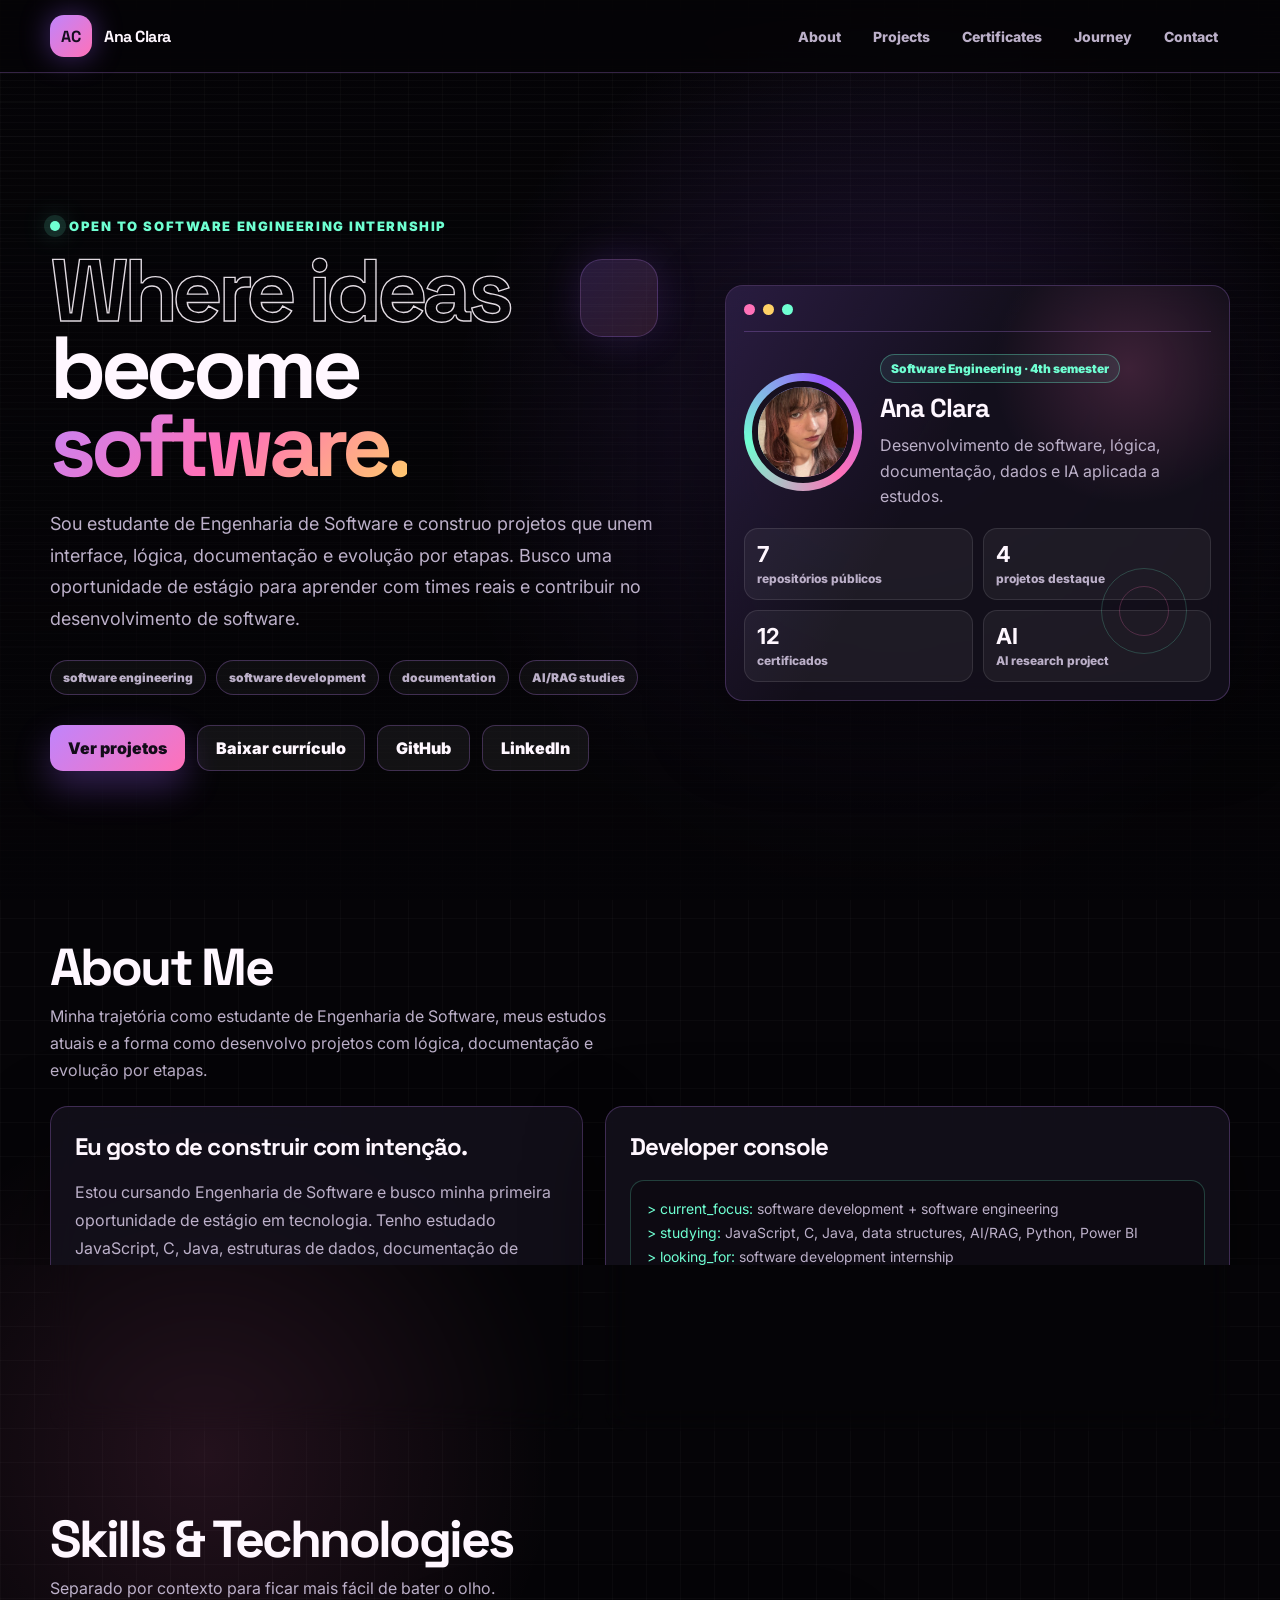
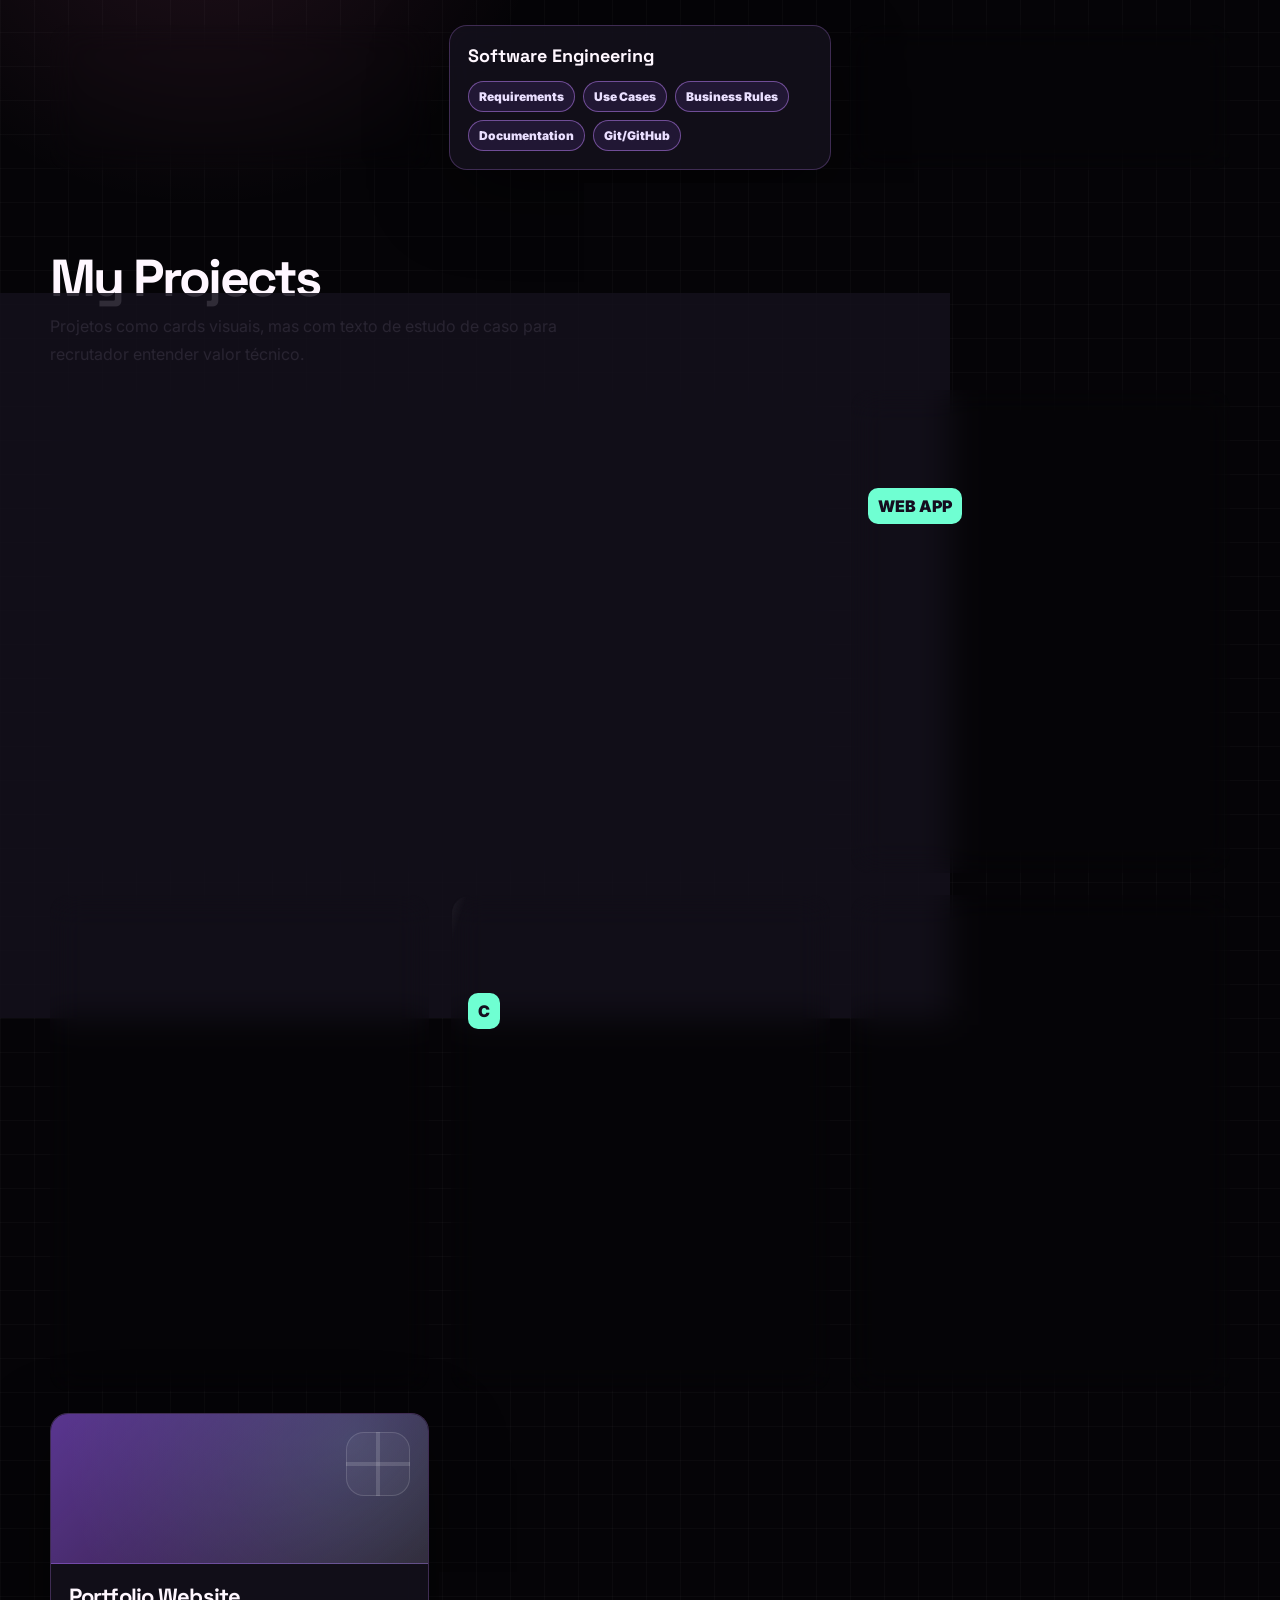
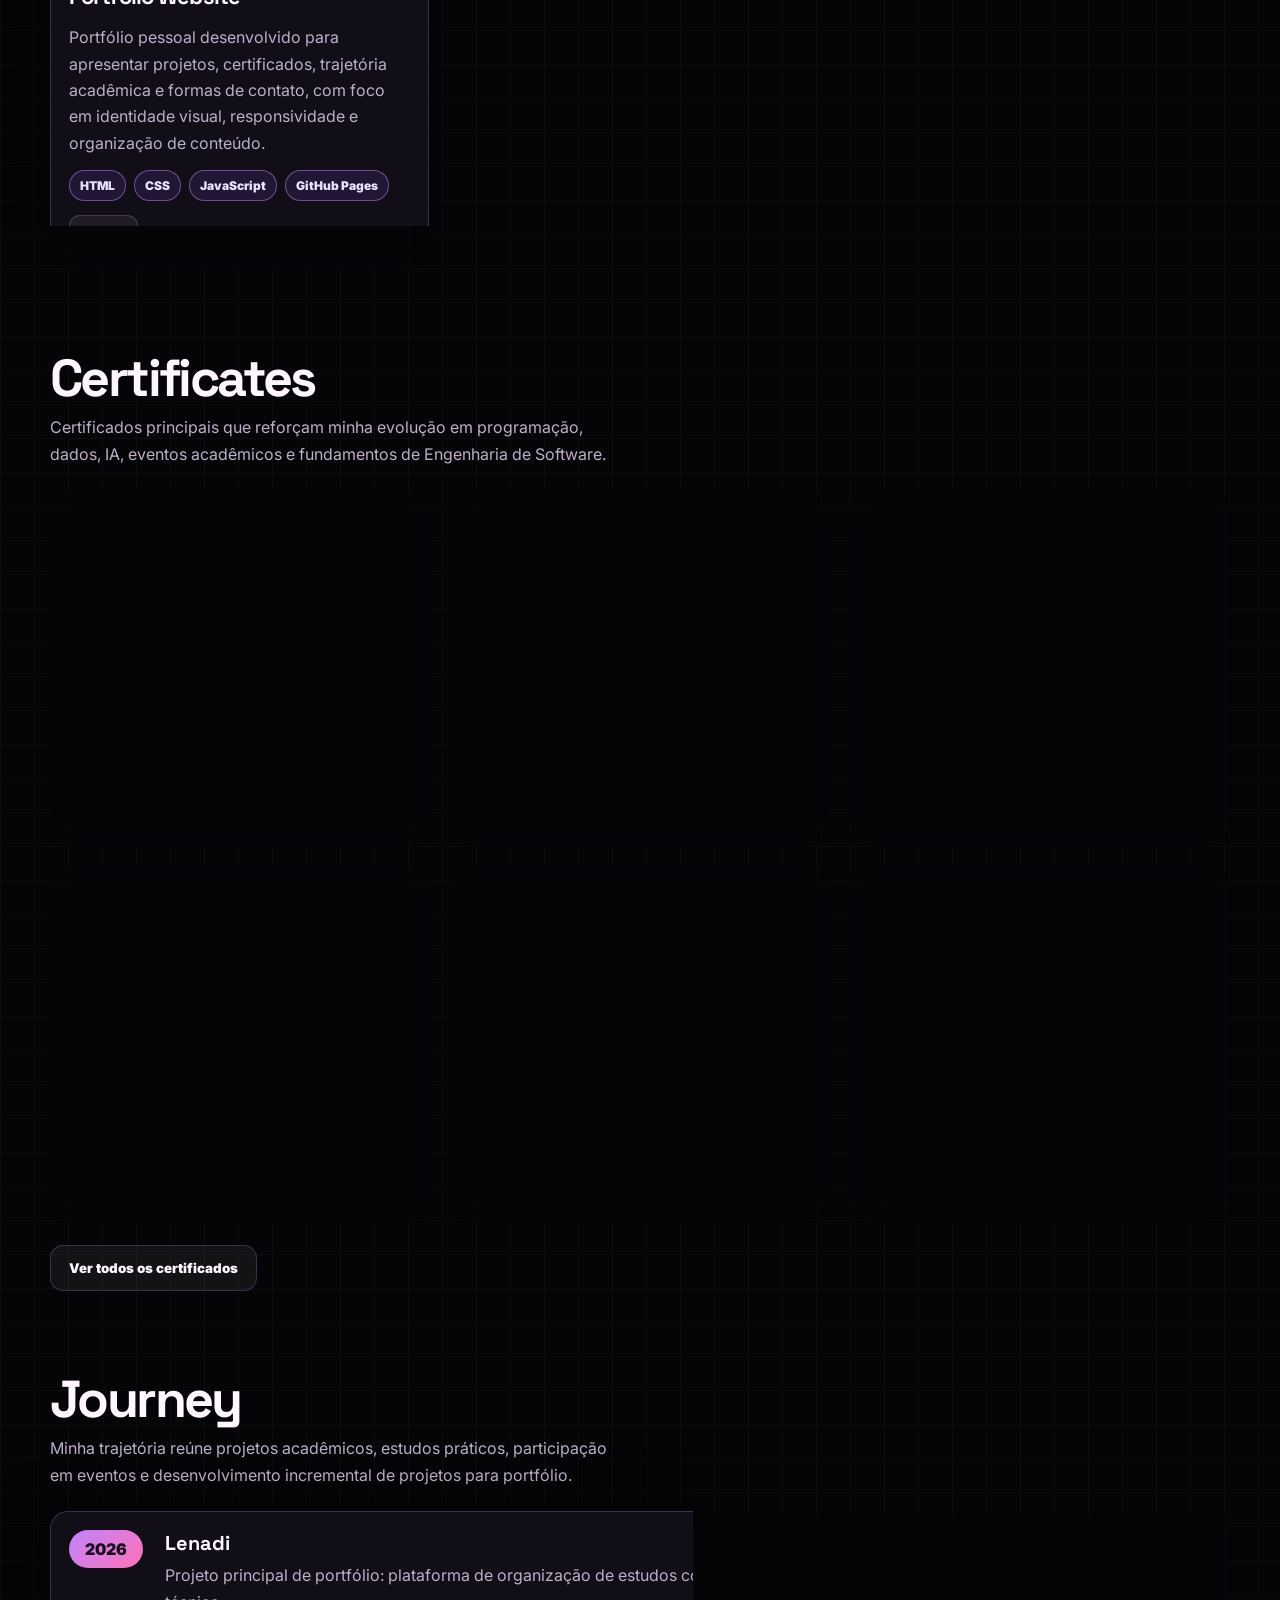
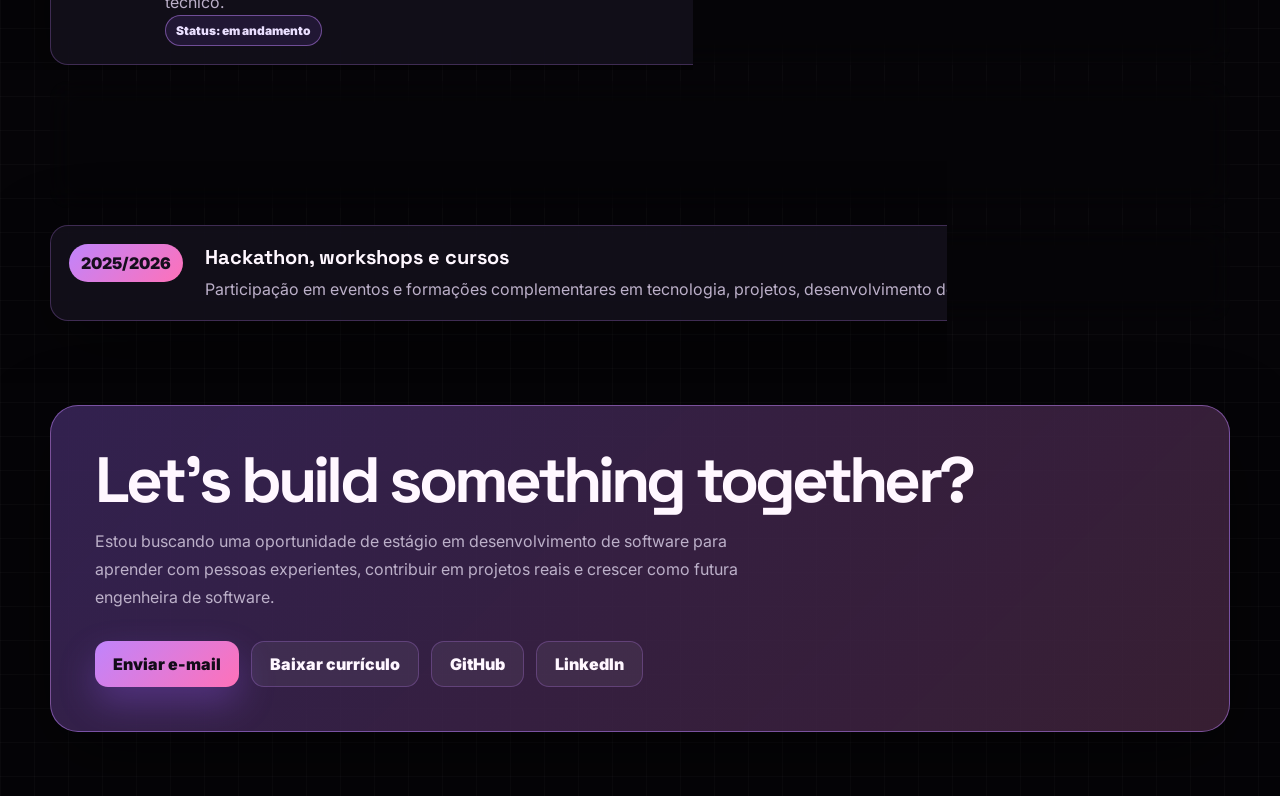
<file: index.html>
﻿<!DOCTYPE html>
<html lang="pt-BR">
<head>
  <meta charset="UTF-8">
  <meta name="viewport" content="width=device-width, initial-scale=1.0">
  <title>Ana Clara | Software Engineering Portfolio</title>
  <link rel="preconnect" href="https://fonts.googleapis.com">
  <link rel="preconnect" href="https://fonts.gstatic.com" crossorigin>
  <link href="https://fonts.googleapis.com/css2?family=Inter:wght@400;500;600;700;800;900&family=Space+Grotesk:wght@600;700&display=swap" rel="stylesheet">
  <link rel="stylesheet" href="style.css">
</head>
<body>
  <header class="topbar">
    <div class="shell topbar-inner">
      <a class="brand" href="#home">
        <span class="brand-mark">AC</span>
        <span>Ana Clara</span>
      </a>
      <nav class="nav" aria-label="Menu principal">
        <a href="#about">About</a>
        <a href="#projects">Projects</a>
        <a href="#certificates">Certificates</a>
        <a href="#timeline">Journey</a>
        <a href="#contact">Contact</a>
      </nav>
    </div>
  </header>

  <main id="home" class="shell">
    <section class="hero">
      <div class="hero-copy">
        <span class="kicker">Open to Software Engineering Internship</span>
        <h1><span class="outline">Where ideas</span> become <span class="gradient-text">software.</span></h1>
        <p class="lead">
          Sou estudante de Engenharia de Software e construo projetos que unem interface, lógica, documentação e evolução por etapas.
          Busco uma oportunidade de estágio para aprender com times reais e contribuir no desenvolvimento de software.
        </p>
        <div class="hero-signal" aria-label="Destaques técnicos">
          <span class="signal-chip">software engineering</span>
          <span class="signal-chip">software development</span>
          <span class="signal-chip">documentation</span>
          <span class="signal-chip">AI/RAG studies</span>
        </div>
        <div class="actions">
          <a class="btn btn-primary" href="#projects">Ver projetos</a>
          <a class="btn" href="./Curriculo_AnaClaraGomesDeAndrade.pdf" download="Ana-Clara-Gomes-de-Andrade-Curriculo.pdf" target="_blank" rel="noopener">Baixar currículo</a>
          <a class="btn" href="https://github.com/naclaragsd">GitHub</a>
          <a class="btn" href="https://linkedin.com/in/anaclaragsd">LinkedIn</a>
        </div>
      </div>

      <aside class="system-card" aria-label="Painel de perfil">
        <div class="window-bar">
          <span class="dot"></span>
          <span class="dot"></span>
          <span class="dot"></span>
        </div>
        <div class="profile-system">
          <div class="avatar-row">
            <div class="avatar-frame">
              <img src="img/foto-ana-clara.jpeg" alt="Foto de Ana Clara">
            </div>
            <div>
              <span class="level">Software Engineering · 4th semester</span>
              <h2>Ana Clara</h2>
              <p>Desenvolvimento de software, lógica, documentação, dados e IA aplicada a estudos.</p>
            </div>
          </div>

          <div class="stat-grid">
            <div class="stat">
              <strong>7</strong>
              <span>repositórios públicos</span>
            </div>
            <div class="stat">
              <strong>4</strong>
              <span>projetos destaque</span>
            </div>
            <div class="stat">
              <strong>12</strong>
              <span>certificados</span>
            </div>
            <div class="stat">
              <strong>AI</strong>
              <span>AI research project</span>
            </div>
          </div>
          <span class="system-orbit" aria-hidden="true"></span>
        </div>
      </aside>
    </section>

    <section id="about" class="section">
      <div class="section-heading">
        <div>
          <h2>About Me</h2>
          <p>Minha trajetória como estudante de Engenharia de Software, meus estudos atuais e a forma como desenvolvo projetos com lógica, documentação e evolução por etapas.</p>
        </div>
      </div>

      <div class="about-grid">
        <div class="panel">
          <h3>Eu gosto de construir com intenção.</h3>
          <p>
            Estou cursando Engenharia de Software e busco minha primeira oportunidade de estágio em tecnologia.
            Tenho estudado JavaScript, C, Java, estruturas de dados, documentação de software e conceitos de IA aplicada a estudos.
          </p>
          <p>
            Meus projetos não são apenas telas: eu procuro entender o problema, definir requisitos,
            documentar decisões, implementar funcionalidades e evoluir cada versão com organização.
          </p>
        </div>

        <div class="panel">
          <h3>Developer console</h3>
          <div class="mini-terminal">
            &gt; current_focus: <span>software development + software engineering</span><br>
            &gt; studying: <span>JavaScript, C, Java, data structures, AI/RAG, Python, Power BI</span><br>
            &gt; looking_for: <span>software development internship</span><br>
            &gt; location: <span>Cianorte/PR, Maringá/PR or remote</span><br>
            &gt; signature: <span>organized, curious, detail-oriented</span>
          </div>
        </div>
      </div>
    </section>

    <section class="section">
      <div class="section-heading">
        <div>
          <h2>Skills & Technologies</h2>
          <p>Separado por contexto para ficar mais fácil de bater o olho.</p>
        </div>
      </div>

      <div class="skill-grid">
        <div class="skill-card">
          <h3>Front-end</h3>
          <div class="chips">
            <span class="chip">HTML</span>
            <span class="chip">CSS</span>
            <span class="chip">JavaScript</span>
            <span class="chip">Responsive Design</span>
            <span class="chip">DOM</span>
          </div>
        </div>
        <div class="skill-card">
          <h3>Software Engineering</h3>
          <div class="chips">
            <span class="chip">Requirements</span>
            <span class="chip">Use Cases</span>
            <span class="chip">Business Rules</span>
            <span class="chip">Documentation</span>
            <span class="chip">Git/GitHub</span>
          </div>
        </div>
        <div class="skill-card">
          <h3>Programming & Studies</h3>
          <div class="chips">
            <span class="chip">C</span>
            <span class="chip">Java</span>
            <span class="chip">Data Structures</span>
            <span class="chip">Algorithms</span>
            <span class="chip">RAG</span>
            <span class="chip">Python</span>
            <span class="chip">Power BI</span>
          </div>
        </div>
      </div>
    </section>

    <section id="projects" class="section">
      <div class="section-heading">
        <div>
          <h2>My Projects</h2>
          <p>Projetos como cards visuais, mas com texto de estudo de caso para recrutador entender valor técnico.</p>
        </div>
      </div>

      <div class="project-grid">
        <article class="project-card featured" data-repo-url="https://github.com/naclaragsd/lenadi">
          <div class="project-art">
            <span class="pixel-badge">MAIN QUEST</span>
            <span class="chip">Software Engineering</span>
          </div>
          <div class="project-body">
            <h3>Lenadi</h3>
            <p>
              <strong>Status:</strong> In development · <strong>Type:</strong> Study management platform ·
              <strong>Stack:</strong> HTML, CSS, JavaScript, LocalStorage
            </p>
            <p>
              Plataforma de gerenciamento de estudos desenvolvida com HTML, CSS e JavaScript, focada em CRUD de disciplinas
              e tarefas, persistência com LocalStorage, filtros, cálculo de progresso e documentação de requisitos,
              regras de negócio e casos de uso.
            </p>
            <div class="chips">
              <span class="chip">JavaScript</span>
              <span class="chip">LocalStorage</span>
              <span class="chip">CRUD</span>
              <span class="chip">Use Cases</span>
              <span class="chip">Documentation</span>
            </div>
            <div class="project-links">
              <a class="tiny-link" href="https://github.com/naclaragsd/lenadi">GitHub</a>
            </div>
          </div>
        </article>

        <article class="project-card" data-repo-url="https://github.com/naclaragsd/portalDoCidadaoAEP_2026">
          <div class="project-art">
            <span class="pixel-badge">WEB APP</span>
          </div>
          <div class="project-body">
            <h3>Portal do Cidadão</h3>
            <p>
              Aplicação acadêmica voltada à participação cidadã, com cadastro de propostas, comentários, curtidas,
              filtros e validações. Projeto focado em lógica de interface, manipulação de dados e organização de funcionalidades.
            </p>
            <div class="chips">
              <span class="chip">JavaScript</span>
              <span class="chip">Filters</span>
              <span class="chip">Validation</span>
              <span class="chip">OOP</span>
            </div>
            <div class="project-links">
              <a class="tiny-link" href="https://github.com/naclaragsd/portalDoCidadaoAEP_2026">GitHub</a>
            </div>
          </div>
        </article>

        <article class="project-card" data-repo-url="https://github.com/naclaragsd/houseService">
          <div class="project-art">
            <span class="pixel-badge">UI</span>
          </div>
          <div class="project-body">
            <h3>House Service</h3>
            <p>
              Landing page responsiva para um serviço de conexão entre clientes e profissionais domésticos,
              com foco em estrutura visual, experiência do usuário, responsividade e apresentação comercial.
            </p>
            <div class="chips">
              <span class="chip">HTML</span>
              <span class="chip">CSS</span>
              <span class="chip">JavaScript</span>
              <span class="chip">Responsive Design</span>
            </div>
            <div class="project-links">
              <a class="tiny-link" href="https://naclaragsd.github.io/houseService/">Live Demo</a>
              <a class="tiny-link" href="https://github.com/naclaragsd/houseService">GitHub</a>
            </div>
          </div>
        </article>

        <article class="project-card" data-repo-url="https://github.com/naclaragsd/EstruturaDeDados_2026">
          <div class="project-art">
            <span class="pixel-badge">C</span>
          </div>
          <div class="project-body">
            <h3>Estrutura de Dados</h3>
            <p>
              Exercícios e implementações em C para praticar lógica, ponteiros, structs, memória dinâmica,
              pilhas, filas e listas encadeadas.
            </p>
            <div class="chips">
              <span class="chip">C</span>
              <span class="chip">Algorithms</span>
              <span class="chip">Data Structures</span>
              <span class="chip">Pointers</span>
            </div>
            <div class="project-links">
              <a class="tiny-link" href="https://github.com/naclaragsd/EstruturaDeDados_2026">GitHub</a>
            </div>
          </div>
        </article>

        <article class="project-card" data-repo-url="https://github.com/naclaragsd/pooJava_2026">
          <div class="project-art">
            <span class="pixel-badge">JAVA</span>
          </div>
          <div class="project-body">
            <h3>POO em Java</h3>
            <p>
              Repositório acadêmico com exercícios e mini projetos de Programação Orientada a Objetos em Java,
              explorando classes, herança, polimorfismo e encapsulamento.
            </p>
            <div class="chips">
              <span class="chip">Java</span>
              <span class="chip">OOP</span>
              <span class="chip">Classes</span>
            </div>
            <div class="project-links">
              <a class="tiny-link" href="https://github.com/naclaragsd/pooJava_2026">GitHub</a>
            </div>
          </div>
        </article>

        <article class="project-card" data-repo-url="https://github.com/naclaragsd/Portfolio_website">
          <div class="project-art">
            <span class="pixel-badge">PORTFOLIO</span>
          </div>
          <div class="project-body">
            <h3>Portfolio Website</h3>
            <p>
              Portfólio pessoal desenvolvido para apresentar projetos, certificados, trajetória acadêmica e formas de contato,
              com foco em identidade visual, responsividade e organização de conteúdo.
            </p>
            <div class="chips">
              <span class="chip">HTML</span>
              <span class="chip">CSS</span>
              <span class="chip">JavaScript</span>
              <span class="chip">GitHub Pages</span>
            </div>
            <div class="project-links">
              <a class="tiny-link" href="https://github.com/naclaragsd/Portfolio_website">GitHub</a>
            </div>
          </div>
        </article>
      </div>
    </section>

    <section id="certificates" class="section">
      <div class="section-heading">
        <div>
          <h2>Certificates</h2>
          <p>Certificados principais que reforçam minha evolução em programação, dados, IA, eventos acadêmicos e fundamentos de Engenharia de Software.</p>
        </div>
      </div>

      <div class="certificate-grid">
        <article class="certificate-card">
          <div class="certificate-image-wrapper">
            <img src="certificados/python-bradesco.png" alt="Certificado Python Básico">
          </div>
          <div class="certificate-content">
            <h3>Python Básico</h3>
            <p>Base de programação com Python, reforçando lógica, sintaxe, estruturas básicas e resolução de problemas.</p>
            <span class="certificate-tag">Programming</span>
            <div class="certificate-card-actions">
              <button class="certificate-link" type="button">Abrir certificado</button>
            </div>
          </div>
        </article>
        <article class="certificate-card">
          <div class="certificate-image-wrapper">
            <img src="certificados/certificadoJS.png" alt="Certificado JavaScript Fundamentals">
          </div>
          <div class="certificate-content">
            <h3>JavaScript Fundamentals</h3>
            <p>Lógica de programação aplicada ao desenvolvimento web e manipulação de funcionalidades com JavaScript.</p>
            <span class="certificate-tag">Programming</span>
            <div class="certificate-card-actions">
              <button class="certificate-link" type="button">Abrir certificado</button>
            </div>
          </div>
        </article>
        <article class="certificate-card">
          <div class="certificate-image-wrapper">
            <img src="certificados/analise-dados-power-bi-bradesco.png" alt="Certificado Análise de Dados no Power BI">
          </div>
          <div class="certificate-content">
            <h3>Análise de Dados no Power BI</h3>
            <p>Análise e visualização de dados com Microsoft Power BI, dando continuidade aos fundamentos estudados anteriormente.</p>
            <span class="certificate-tag">Data</span>
            <div class="certificate-card-actions">
              <button class="certificate-link" type="button">Abrir certificado</button>
            </div>
          </div>
        </article>
        <article class="certificate-card">
          <div class="certificate-image-wrapper">
            <img src="certificados/ia-pesquisa-software.png" alt="Certificado IA para Pesquisa Científica e Produção de Software">
          </div>
          <div class="certificate-content">
            <h3>IA para Pesquisa Científica e Produção de Software</h3>
            <p>Evento sobre uso de Inteligência Artificial em pesquisa científica e desenvolvimento de software.</p>
            <span class="certificate-tag">AI</span>
            <div class="certificate-card-actions">
              <button class="certificate-link" type="button">Abrir certificado</button>
            </div>
          </div>
        </article>
        <article class="certificate-card">
          <div class="certificate-image-wrapper">
            <img src="certificados/certificadoHackathon.png" alt="Certificado Hackathon UniCesumar">
          </div>
          <div class="certificate-content">
            <h3>Hackathon UniCesumar</h3>
            <p>Evento prático de tecnologia, colaboração, resolução de problemas e construção de soluções em equipe.</p>
            <span class="certificate-tag">Event</span>
            <div class="certificate-card-actions">
              <button class="certificate-link" type="button">Abrir certificado</button>
            </div>
          </div>
        </article>
        <article class="certificate-card">
          <div class="certificate-image-wrapper">
            <img src="certificados/certificadoRegrasEModelosDeNegocio.png" alt="Certificado Regras e Modelos de Negócio">
          </div>
          <div class="certificate-content">
            <h3>Business Rules</h3>
            <p>Base importante para entender produto, requisitos, regras de negócio e decisões de software.</p>
            <span class="certificate-tag">Software Engineering</span>
            <div class="certificate-card-actions">
              <button class="certificate-link" type="button">Abrir certificado</button>
            </div>
          </div>
        </article>
      </div>

      <div class="certificate-grid certificates-secondary" id="all-certificates" aria-hidden="true">
        <article class="certificate-card">
          <div class="certificate-image-wrapper">
            <img src="certificados/certificadoHTML.png" alt="Certificado HTML Fundamentals">
          </div>
          <div class="certificate-content">
            <h3>HTML Fundamentals</h3>
            <p>Base de estrutura web e semântica para construção de páginas.</p>
            <span class="certificate-tag">Front-end</span>
            <div class="certificate-card-actions">
              <button class="certificate-link" type="button">Abrir certificado</button>
            </div>
          </div>
        </article>
        <article class="certificate-card">
          <div class="certificate-image-wrapper">
            <img src="certificados/certificadoCSS.png" alt="Certificado CSS Fundamentals">
          </div>
          <div class="certificate-content">
            <h3>CSS Fundamentals</h3>
            <p>Estilização, layout responsivo e organização visual.</p>
            <span class="certificate-tag">Front-end</span>
            <div class="certificate-card-actions">
              <button class="certificate-link" type="button">Abrir certificado</button>
            </div>
          </div>
        </article>
        <article class="certificate-card">
          <div class="certificate-image-wrapper">
            <img src="certificados/certificadoGerenciamentoDeProjetos.png" alt="Certificado Gerenciamento de Projetos">
          </div>
          <div class="certificate-content">
            <h3>Project Management</h3>
            <p>Noções de projetos, organização e trabalho orientado a entrega.</p>
            <span class="certificate-tag">Management</span>
            <div class="certificate-card-actions">
              <button class="certificate-link" type="button">Abrir certificado</button>
            </div>
          </div>
        </article>
        <article class="certificate-card">
          <div class="certificate-image-wrapper">
            <img src="certificados/fundamentos-ti-bradesco.png" alt="Certificado Fundamentos de TI: Hardware e Software">
          </div>
          <div class="certificate-content">
            <h3>Fundamentos de TI: Hardware e Software</h3>
            <p>Conceitos introdutórios sobre componentes de hardware, software e fundamentos da área de tecnologia.</p>
            <span class="certificate-tag">IT Fundamentals</span>
            <div class="certificate-card-actions">
              <button class="certificate-link" type="button">Abrir certificado</button>
            </div>
          </div>
        </article>
        <article class="certificate-card">
          <div class="certificate-image-wrapper">
            <img src="certificados/power-bi-bradesco.png" alt="Certificado Introdução à Análise de Dados com Power BI">
          </div>
          <div class="certificate-content">
            <h3>Introdução à Análise de Dados com Power BI</h3>
            <p>Primeiros conceitos de análise de dados e visualização de informações utilizando Microsoft Power BI.</p>
            <span class="certificate-tag">Data</span>
            <div class="certificate-card-actions">
              <button class="certificate-link" type="button">Abrir certificado</button>
            </div>
          </div>
        </article>
        <article class="certificate-card">
          <div class="certificate-image-wrapper">
            <img src="certificados/fluencia-ia-bradesco.png" alt="Certificado Fluência em Inteligência Artificial">
          </div>
          <div class="certificate-content">
            <h3>Fluência em Inteligência Artificial</h3>
            <p>Formação introdutória sobre conceitos e uso da Inteligência Artificial, realizada pela Fundação Bradesco com conteúdo da Microsoft.</p>
            <span class="certificate-tag">AI</span>
            <div class="certificate-card-actions">
              <button class="certificate-link" type="button">Abrir certificado</button>
            </div>
          </div>
        </article>
        <!-- TODO: adicionar aqui outros certificados futuros quando existirem no projeto. -->
      </div>

      <div class="actions certificate-actions">
        <button class="btn" type="button" id="toggle-certificates" aria-expanded="false" aria-controls="all-certificates">
          Ver todos os certificados
        </button>
      </div>
    </section>

    <section id="timeline" class="section">
      <div class="section-heading">
        <div>
          <h2>Journey</h2>
          <p>Minha trajetória reúne projetos acadêmicos, estudos práticos, participação em eventos e desenvolvimento incremental de projetos para portfólio.</p>
        </div>
      </div>

      <div class="timeline">
        <article class="timeline-item">
          <span class="year">2026</span>
          <div>
            <h3>Lenadi</h3>
            <p>
              Projeto principal de portfólio: plataforma de organização de estudos com documentação, requisitos,
              CRUD, LocalStorage e roadmap técnico.
            </p>
            <div class="chips">
              <span class="chip">Status: em andamento</span>
            </div>
          </div>
        </article>
        <article class="timeline-item">
          <span class="year">2026</span>
          <div>
            <h3>Iniciação Científica com IA</h3>
            <p>
              Participação em pesquisa sobre automação inteligente de revisões sistemáticas,
              com estudos envolvendo IA, RAG e Google Workspace.
            </p>
            <div class="chips">
              <span class="chip">Status: fase inicial</span>
            </div>
          </div>
        </article>
        <article class="timeline-item">
          <span class="year">2025/2026</span>
          <div>
            <h3>Hackathon, workshops e cursos</h3>
            <p>Participação em eventos e formações complementares em tecnologia, projetos, desenvolvimento de software e regras de negócio.</p>
          </div>
        </article>
      </div>
    </section>

    <section id="contact" class="contact">
      <h2>Let's build something together?</h2>
      <p>
        Estou buscando uma oportunidade de estágio em desenvolvimento de software para aprender com pessoas experientes,
        contribuir em projetos reais e crescer como futura engenheira de software.
      </p>
      <div class="actions">
        <a class="btn btn-primary" href="https://mail.google.com/mail/?view=cm&fs=1&to=aninhaandrade888@gmail.com" target="_blank" rel="noopener">Enviar e-mail</a>
        <a class="btn" href="./Curriculo_AnaClaraGomesDeAndrade.pdf" download="Ana-Clara-Gomes-de-Andrade-Curriculo.pdf" target="_blank" rel="noopener">Baixar currículo</a>
        <a class="btn" href="https://github.com/naclaragsd">GitHub</a>
        <a class="btn" href="https://linkedin.com/in/anaclaragsd">LinkedIn</a>
      </div>
    </section>
  </main>

  <div class="certificate-modal" id="certificate-modal" aria-hidden="true" role="dialog" aria-modal="true" aria-labelledby="certificate-modal-title">
    <div class="certificate-modal-dialog" role="document">
      <div class="certificate-modal-header">
        <h3 class="certificate-modal-title" id="certificate-modal-title">Certificado</h3>
        <button class="certificate-modal-close" type="button" aria-label="Fechar visualização do certificado">×</button>
      </div>
      <div class="certificate-modal-body" id="certificate-modal-body"></div>
    </div>
  </div>
  <script src="script.js?v=project-card-links"></script>
</body>
</html>
</file>
<file: style.css>
﻿:root {
      --bg: #050407;
      --bg-2: #0d0914;
      --panel: rgba(20, 17, 28, 0.88);
      --panel-2: rgba(29, 23, 40, 0.92);
      --text: #fff7ff;
      --muted: #bcb0c9;
      --soft: #7f718f;
      --purple: #9b5cff;
      --purple-2: #c084fc;
      --pink: #ff71b8;
      --green: #6fffd2;
      --yellow: #ffd166;
      --border: rgba(192, 132, 252, 0.26);
      --border-strong: rgba(192, 132, 252, 0.5);
      --shadow: 0 24px 80px rgba(0, 0, 0, 0.48);
      --radius: 18px;
    }

    * {
      box-sizing: border-box;
    }

    html {
      scroll-behavior: smooth;
    }

    body {
      margin: 0;
      color: var(--text);
      font-family: Inter, Arial, sans-serif;
      background:
        radial-gradient(circle at 70% 8%, rgba(155, 92, 255, 0.24), transparent 28rem),
        radial-gradient(circle at 16% 26%, rgba(255, 113, 184, 0.12), transparent 22rem),
        linear-gradient(rgba(255,255,255,0.025) 1px, transparent 1px),
        linear-gradient(90deg, rgba(255,255,255,0.025) 1px, transparent 1px),
        var(--bg);
      background-size: auto, auto, 34px 34px, 34px 34px, auto;
      overflow-x: hidden;
    }

    body::before {
      content: "";
      position: fixed;
      inset: 0;
      pointer-events: none;
      background:
        linear-gradient(180deg, transparent, rgba(5, 4, 7, 0.86)),
        repeating-linear-gradient(0deg, rgba(255,255,255,0.025) 0 1px, transparent 1px 7px);
      z-index: -1;
    }

    a {
      color: inherit;
      text-decoration: none;
    }

    img {
      max-width: 100%;
      display: block;
    }

    .shell {
      width: min(1180px, calc(100% - 40px));
      margin: 0 auto;
    }

    .topbar {
      position: sticky;
      top: 0;
      z-index: 20;
      background: rgba(5, 4, 7, 0.82);
      border-bottom: 1px solid var(--border);
      backdrop-filter: blur(18px);
    }

    .topbar-inner {
      min-height: 72px;
      display: flex;
      align-items: center;
      justify-content: space-between;
      gap: 24px;
    }

    .brand {
      display: flex;
      align-items: center;
      gap: 12px;
      font-family: "Space Grotesk", Inter, sans-serif;
      font-weight: 700;
      letter-spacing: -0.03em;
    }

    .brand-mark {
      width: 42px;
      height: 42px;
      display: grid;
      place-items: center;
      color: #150d1f;
      font-weight: 900;
      border-radius: 14px;
      background: linear-gradient(135deg, var(--purple-2), var(--pink));
      box-shadow: 0 0 30px rgba(155, 92, 255, 0.42);
    }

    .nav {
      display: flex;
      align-items: center;
      gap: 8px;
    }

    .nav a {
      padding: 10px 12px;
      color: var(--muted);
      font-size: 14px;
      font-weight: 800;
      border-radius: 999px;
    }

    .nav a:hover {
      color: var(--text);
      background: rgba(155, 92, 255, 0.13);
    }

    .hero {
      min-height: calc(100vh - 72px);
      display: grid;
      grid-template-columns: minmax(0, 1fr) minmax(340px, 0.78fr);
      gap: 28px;
      align-items: center;
      padding: 54px 0 42px;
    }

    .hero-copy {
      position: relative;
    }

    .hero-copy::after {
      content: "";
      position: absolute;
      right: 6%;
      top: 8%;
      width: 76px;
      height: 76px;
      border: 1px solid rgba(192, 132, 252, 0.22);
      border-radius: 22px;
      background:
        linear-gradient(135deg, rgba(155, 92, 255, 0.16), rgba(255, 113, 184, 0.1)),
        rgba(255, 255, 255, 0.03);
      box-shadow: 0 0 40px rgba(155, 92, 255, 0.16);
      animation: idle-window 5s ease-in-out infinite;
      pointer-events: none;
    }

    .hero-signal {
      display: flex;
      flex-wrap: wrap;
      gap: 10px;
      margin-top: 26px;
    }

    .signal-chip {
      position: relative;
      overflow: hidden;
      padding: 9px 12px;
      color: var(--muted);
      font-size: 12px;
      font-weight: 900;
      border: 1px solid rgba(192, 132, 252, 0.28);
      border-radius: 999px;
      background: rgba(255, 255, 255, 0.045);
    }

    .signal-chip::before {
      content: "";
      position: absolute;
      inset: 0;
      background: linear-gradient(90deg, transparent, rgba(255, 255, 255, 0.2), transparent);
      transform: translateX(-120%);
      animation: scan-chip 4s linear infinite;
    }

    .kicker {
      display: inline-flex;
      align-items: center;
      gap: 9px;
      margin-bottom: 18px;
      color: var(--green);
      font-size: 13px;
      font-weight: 900;
      text-transform: uppercase;
      letter-spacing: 0.12em;
    }

    .kicker::before {
      content: "";
      width: 10px;
      height: 10px;
      border-radius: 50%;
      background: var(--green);
      box-shadow: 0 0 0 6px rgba(111, 255, 210, 0.12), 0 0 24px rgba(111, 255, 210, 0.7);
    }

    h1,
    h2,
    h3 {
      font-family: "Space Grotesk", Inter, sans-serif;
    }

    h1 {
      max-width: 780px;
      margin: 0;
      font-size: clamp(48px, 7vw, 88px);
      line-height: 0.88;
      letter-spacing: -0.06em;
    }

    .outline {
      color: transparent;
      -webkit-text-stroke: 1.4px rgba(255, 247, 255, 0.88);
    }

    .gradient-text {
      color: transparent;
      background: linear-gradient(135deg, var(--purple-2), var(--pink), var(--yellow));
      -webkit-background-clip: text;
      background-clip: text;
    }

    .lead {
      max-width: 680px;
      margin: 24px 0 0;
      color: var(--muted);
      font-size: 18px;
      line-height: 1.75;
    }

    .actions {
      display: flex;
      flex-wrap: wrap;
      gap: 12px;
      margin-top: 30px;
    }

    .btn {
      display: inline-flex;
      align-items: center;
      justify-content: center;
      min-height: 46px;
      padding: 0 18px;
      color: var(--text);
      font-weight: 900;
      font-family: inherit;
      border: 1px solid var(--border);
      border-radius: 13px;
      background: rgba(255, 255, 255, 0.06);
      cursor: pointer;
      transition: transform 180ms ease, border-color 180ms ease, background 180ms ease, box-shadow 180ms ease, color 180ms ease;
    }

    .btn:hover {
      transform: translateY(-2px);
      border-color: var(--border-strong);
      background: rgba(155, 92, 255, 0.16);
    }

    .btn-primary {
      color: #130c19;
      border: 0;
      background: linear-gradient(135deg, var(--purple-2), var(--pink));
      box-shadow: 0 16px 36px rgba(155, 92, 255, 0.3);
    }

    .btn-primary:hover {
      color: #08050c;
      background: linear-gradient(135deg, #f1ddff, #ff8fc6);
      box-shadow: 0 18px 44px rgba(255, 113, 184, 0.36);
    }

    .system-card,
    .panel,
    .project-card,
    .skill-card,
    .certificate-card,
    .timeline-item {
      background: var(--panel);
      border: 1px solid var(--border);
      border-radius: var(--radius);
      box-shadow: var(--shadow);
      backdrop-filter: blur(16px);
    }

    .system-card {
      position: relative;
      overflow: hidden;
      padding: 18px;
    }

    .system-card::before {
      content: "";
      position: absolute;
      inset: 0;
      background:
        linear-gradient(120deg, rgba(155, 92, 255, 0.16), transparent 42%),
        radial-gradient(circle at 80% 20%, rgba(255, 113, 184, 0.18), transparent 26%);
      pointer-events: none;
    }

    .window-bar {
      position: relative;
      z-index: 1;
      display: flex;
      align-items: center;
      gap: 8px;
      padding-bottom: 16px;
      border-bottom: 1px solid var(--border);
    }

    .dot {
      width: 11px;
      height: 11px;
      border-radius: 50%;
      background: var(--pink);
    }

    .dot:nth-child(2) {
      background: var(--yellow);
    }

    .dot:nth-child(3) {
      background: var(--green);
    }

    .profile-system {
      position: relative;
      z-index: 1;
      display: grid;
      gap: 18px;
      padding-top: 22px;
    }

    .system-orbit {
      position: absolute;
      right: 24px;
      bottom: 28px;
      width: 86px;
      height: 86px;
      opacity: 0.72;
      pointer-events: none;
    }

    .system-orbit::before,
    .system-orbit::after {
      content: "";
      position: absolute;
      inset: 0;
      border: 1px solid rgba(111, 255, 210, 0.28);
      border-radius: 50%;
      animation: orbit-spin 8s linear infinite;
    }

    .system-orbit::after {
      inset: 18px;
      border-color: rgba(255, 113, 184, 0.32);
      animation-duration: 5s;
      animation-direction: reverse;
    }

    .avatar-row {
      display: grid;
      grid-template-columns: 118px 1fr;
      gap: 18px;
      align-items: center;
    }

    .avatar-frame {
      padding: 8px;
      border-radius: 50%;
      background: conic-gradient(from 20deg, var(--purple), var(--pink), var(--green), var(--purple));
      cursor: pointer;
    }

    .avatar-frame img {
      width: 102px;
      height: 102px;
      object-fit: cover;
      object-position: center;
      border-radius: 50%;
      background: #fff;
      border: 6px solid #17101f;
    }

    .level {
      display: inline-flex;
      width: fit-content;
      margin-bottom: 8px;
      padding: 6px 10px;
      color: var(--green);
      font-size: 12px;
      font-weight: 900;
      border: 1px solid rgba(111, 255, 210, 0.32);
      border-radius: 999px;
      background: rgba(111, 255, 210, 0.08);
    }

    .profile-system h2 {
      margin: 0;
      font-size: 26px;
      letter-spacing: -0.04em;
    }

    .profile-system p {
      margin: 8px 0 0;
      color: var(--muted);
      line-height: 1.6;
    }

    .stat-grid {
      display: grid;
      grid-template-columns: repeat(2, minmax(0, 1fr));
      gap: 10px;
    }

    .stat {
      padding: 12px;
      border: 1px solid rgba(255, 255, 255, 0.1);
      border-radius: 14px;
      background: rgba(255, 255, 255, 0.05);
    }

    .stat strong {
      display: block;
      font-size: 22px;
    }

    .stat span {
      color: var(--muted);
      font-size: 12px;
      font-weight: 800;
    }

    .section {
      padding: 42px 0;
      scroll-margin-top: 104px;
    }

    .section-heading {
      display: flex;
      align-items: end;
      justify-content: space-between;
      gap: 24px;
      margin-bottom: 22px;
    }

    .section-heading h2 {
      margin: 0;
      font-size: clamp(30px, 5vw, 52px);
      line-height: 0.96;
      letter-spacing: -0.05em;
    }

    .section-heading p {
      max-width: 560px;
      margin: 10px 0 0;
      color: var(--muted);
      line-height: 1.7;
    }

    .about-grid {
      display: grid;
      grid-template-columns: minmax(0, 0.92fr) minmax(300px, 1.08fr);
      gap: 22px;
      align-items: stretch;
    }

    .panel {
      padding: 24px;
    }

    .panel h3 {
      margin: 0 0 12px;
      font-size: 24px;
      letter-spacing: -0.04em;
    }

    .panel p {
      color: var(--muted);
      line-height: 1.75;
    }

    .mini-terminal {
      margin-top: 18px;
      padding: 16px;
      color: var(--green);
      font-size: 14px;
      line-height: 1.7;
      border: 1px solid rgba(111, 255, 210, 0.22);
      border-radius: 14px;
      background: rgba(0, 0, 0, 0.22);
    }

    .mini-terminal span {
      color: var(--muted);
    }

    .skill-grid {
      display: grid;
      grid-template-columns: repeat(3, minmax(0, 1fr));
      gap: 18px;
    }

    .skill-card {
      padding: 18px;
    }

    .skill-card h3 {
      margin: 0 0 14px;
      font-size: 18px;
    }

    .chips {
      display: flex;
      flex-wrap: wrap;
      gap: 8px;
    }

    .chip {
      padding: 7px 10px;
      color: #eadfff;
      font-size: 12px;
      font-weight: 900;
      border: 1px solid rgba(192, 132, 252, 0.5);
      border-radius: 999px;
      background: rgba(155, 92, 255, 0.12);
    }

    .project-grid {
      display: grid;
      grid-template-columns: repeat(3, minmax(0, 1fr));
      gap: 22px;
    }

    .project-card {
      overflow: hidden;
      cursor: pointer;
      transition: transform 180ms ease, border-color 180ms ease;
    }

    .project-card:hover {
      transform: translateY(-5px);
      border-color: var(--border-strong);
    }

    .project-card.featured {
      grid-column: span 2;
    }

    .project-art {
      position: relative;
      overflow: hidden;
      min-height: 150px;
      display: flex;
      align-items: end;
      justify-content: space-between;
      gap: 12px;
      padding: 16px;
      background:
        linear-gradient(135deg, rgba(155, 92, 255, 0.5), rgba(255, 113, 184, 0.08)),
        radial-gradient(circle at 80% 18%, rgba(111, 255, 210, 0.2), transparent 18rem),
        #171020;
      border-bottom: 1px solid var(--border);
    }

    .project-art::before,
    .project-art::after {
      content: "";
      position: absolute;
      pointer-events: none;
    }

    .project-art::before {
      left: -30%;
      top: 0;
      width: 28%;
      height: 100%;
      background: linear-gradient(90deg, transparent, rgba(255, 255, 255, 0.18), transparent);
      transform: skewX(-18deg);
      animation: card-light 6s ease-in-out infinite;
    }

    .project-art::after {
      right: 18px;
      top: 18px;
      width: 62px;
      height: 62px;
      border-radius: 18px;
      border: 1px solid rgba(255, 255, 255, 0.14);
      background:
        linear-gradient(90deg, transparent 46%, rgba(255,255,255,0.14) 47% 53%, transparent 54%),
        linear-gradient(transparent 46%, rgba(255,255,255,0.14) 47% 53%, transparent 54%),
        rgba(255, 255, 255, 0.04);
      animation: float-glyph 4.5s ease-in-out infinite;
    }

    .project-card:nth-child(2) .project-art::after {
      border-radius: 50%;
      background:
        radial-gradient(circle at 50% 50%, rgba(111, 255, 210, 0.45), transparent 16%),
        conic-gradient(from 0deg, rgba(155,92,255,0.4), rgba(255,113,184,0.34), rgba(111,255,210,0.3), rgba(155,92,255,0.4));
    }

    .project-card:nth-child(3) .project-art::after {
      border-radius: 8px;
      transform: rotate(8deg);
    }

    .project-card:hover .project-art::after {
      animation-duration: 2.5s;
    }

    .pixel-badge {
      padding: 8px 10px;
      color: #150d1f;
      font-weight: 900;
      border-radius: 10px;
      background: var(--green);
    }

    .project-body {
      display: grid;
      gap: 14px;
      padding: 18px;
    }

    .project-body h3 {
      margin: 0;
      font-size: 22px;
      letter-spacing: -0.04em;
    }

    .project-body p {
      margin: 0;
      color: var(--muted);
      line-height: 1.65;
    }

    .project-links {
      display: flex;
      flex-wrap: wrap;
      gap: 10px;
    }

    .tiny-link {
      padding: 9px 11px;
      color: var(--text);
      font-size: 13px;
      font-weight: 900;
      border: 1px solid var(--border);
      border-radius: 11px;
      background: rgba(255, 255, 255, 0.06);
    }

    .certificate-grid {
      display: grid;
      grid-template-columns: repeat(3, minmax(0, 1fr));
      gap: 18px;
    }

    .certificate-card {
      overflow: hidden;
      transition: transform 180ms ease, border-color 180ms ease, box-shadow 180ms ease;
    }

    .certificate-card:hover {
      transform: translateY(-4px);
      border-color: var(--border-strong);
      box-shadow: 0 24px 70px rgba(155, 92, 255, 0.14);
    }

    .certificate-image-wrapper {
      width: 100%;
      height: 170px;
      display: flex;
      align-items: center;
      justify-content: center;
      padding: 16px;
      overflow: hidden;
      background:
        radial-gradient(circle at 50% 50%, rgba(155, 92, 255, 0.10), transparent 10rem),
        rgba(255, 255, 255, 0.04);
      border-bottom: 1px solid var(--border);
      box-sizing: border-box;
      cursor: pointer;
    }

    .certificate-image-wrapper img {
      width: 100%;
      height: 100%;
      max-width: 86%;
      max-height: 86%;
      object-fit: contain;
      display: block;
    }

    .certificate-content {
      padding: 16px;
    }

    .certificate-card h3 {
      margin: 0 0 8px;
      font-size: 17px;
      letter-spacing: -0.03em;
    }

    .certificate-card p {
      margin: 0 0 12px;
      color: var(--muted);
      font-size: 13px;
      line-height: 1.55;
    }

    .certificate-tag {
      display: inline-flex;
      width: fit-content;
      padding: 6px 9px;
      color: #150d1f;
      font-size: 11px;
      font-weight: 900;
      border-radius: 999px;
      background: linear-gradient(135deg, var(--purple-2), var(--pink));
    }

    .certificate-link {
      display: inline-flex;
      width: fit-content;
      margin-top: 10px;
      padding: 0;
      color: var(--purple-2);
      font-size: 12px;
      font-weight: 900;
      font-family: inherit;
      border: 0;
      background: transparent;
      cursor: pointer;
    }

    .certificate-link:hover {
      color: var(--pink);
    }

    .certificate-card-actions {
      display: flex;
      flex-wrap: wrap;
      gap: 10px 14px;
      margin-top: 10px;
    }

    .certificate-card-actions .certificate-link {
      margin-top: 0;
    }

    .certificate-image-wrapper:focus-visible,
    .avatar-frame:focus-visible,
    .project-card:focus-visible,
    .certificate-link:focus-visible,
    .certificate-modal-close:focus-visible {
      outline: 3px solid var(--green);
      outline-offset: 3px;
    }

    .certificates-secondary {
      display: grid;
      max-height: 0;
      margin-top: 0;
      opacity: 0;
      overflow: hidden;
      pointer-events: none;
      transform: translateY(-14px);
      transition:
        max-height 520ms ease,
        opacity 320ms ease,
        transform 420ms ease,
        margin-top 320ms ease;
    }

    .certificates-secondary.is-visible {
      max-height: 2200px;
      margin-top: 18px;
      opacity: 1;
      pointer-events: auto;
      transform: translateY(0);
    }

    .certificates-secondary.is-visible .certificate-card {
      animation: certificate-reveal 460ms ease both;
    }

    .certificates-secondary.is-visible .certificate-card:nth-child(2) {
      animation-delay: 70ms;
    }

    .certificates-secondary.is-visible .certificate-card:nth-child(3) {
      animation-delay: 140ms;
    }

    .certificates-secondary.is-visible .certificate-card:nth-child(4) {
      animation-delay: 210ms;
    }

    .certificate-actions {
      margin-top: 20px;
    }

    .certificate-modal {
      position: fixed;
      inset: 0;
      z-index: 100;
      display: grid;
      place-items: center;
      padding: 22px;
      background: rgba(3, 2, 6, 0.78);
      opacity: 0;
      pointer-events: none;
      backdrop-filter: blur(12px);
      transition: opacity 220ms ease;
    }

    .certificate-modal.is-open {
      opacity: 1;
      pointer-events: auto;
    }

    .certificate-modal-dialog {
      width: min(1000px, 92vw);
      max-height: 90vh;
      display: grid;
      grid-template-rows: auto minmax(0, 1fr);
      overflow: hidden;
      border: 1px solid var(--border-strong);
      border-radius: 24px;
      background:
        linear-gradient(135deg, rgba(155, 92, 255, 0.16), rgba(255, 113, 184, 0.08)),
        #09060d;
      box-shadow: 0 28px 90px rgba(0, 0, 0, 0.62);
      transform: translateY(18px) scale(0.98);
      transition: transform 240ms ease;
    }

    .certificate-modal.is-open .certificate-modal-dialog {
      transform: translateY(0) scale(1);
    }

    .certificate-modal-header {
      display: flex;
      align-items: center;
      justify-content: space-between;
      gap: 14px;
      padding: 14px 16px;
      border-bottom: 1px solid var(--border);
    }

    .certificate-modal-title {
      margin: 0;
      font-size: 18px;
      letter-spacing: -0.03em;
    }

    .certificate-modal-close {
      width: 42px;
      height: 42px;
      display: grid;
      place-items: center;
      color: var(--text);
      font-size: 22px;
      font-weight: 900;
      border: 1px solid var(--border);
      border-radius: 13px;
      background: rgba(255, 255, 255, 0.06);
      cursor: pointer;
    }

    .certificate-modal-body {
      display: grid;
      place-items: center;
      min-height: 0;
      padding: 18px;
      overflow: hidden;
      background:
        radial-gradient(circle at 50% 18%, rgba(155, 92, 255, 0.14), transparent 18rem),
        #020104;
    }

    .certificate-modal-image {
      width: 100%;
      max-height: 72vh;
      border: 0;
      object-fit: contain;
      display: block;
      border-radius: 14px;
      background: #050407;
    }

    .profile-modal-image {
      width: auto;
      max-width: min(520px, 84vw);
      max-height: 74vh;
    }

    .timeline {
      position: relative;
      display: grid;
      gap: 16px;
    }

    .timeline-item {
      display: grid;
      grid-template-columns: max-content minmax(0, 1fr);
      gap: 22px;
      padding: 18px;
      align-items: start;
      transition: transform 180ms ease, border-color 180ms ease;
    }

    .timeline-item:hover {
      transform: translateX(4px);
      border-color: var(--border-strong);
    }

    .year {
      width: fit-content;
      min-width: 74px;
      display: inline-flex;
      justify-content: center;
      padding: 9px 12px;
      color: #160e1d;
      font-weight: 900;
      white-space: nowrap;
      border-radius: 999px;
      background: linear-gradient(135deg, var(--purple-2), var(--pink));
    }

    .timeline-item > div {
      min-width: 0;
    }

    .timeline-item h3 {
      margin: 0 0 6px;
      font-size: 20px;
    }

    .timeline-item p {
      margin: 0;
      color: var(--muted);
      line-height: 1.65;
    }

    .contact {
      margin: 42px 0 64px;
      padding: clamp(26px, 5vw, 44px);
      border: 1px solid var(--border-strong);
      border-radius: 28px;
      background:
        linear-gradient(135deg, rgba(155, 92, 255, 0.24), rgba(255, 113, 184, 0.16)),
        var(--panel);
      box-shadow: var(--shadow);
    }

    .contact h2 {
      margin: 0;
      font-size: clamp(34px, 6vw, 64px);
      line-height: 0.95;
      letter-spacing: -0.06em;
    }

    .contact p {
      max-width: 680px;
      color: var(--muted);
      line-height: 1.75;
    }

    @media (max-width: 980px) {
      .hero,
      .about-grid,
      .project-grid,
      .skill-grid,
      .certificate-grid {
        grid-template-columns: 1fr 1fr;
      }

      .hero-copy,
      .system-card,
      .project-card.featured {
        grid-column: span 2;
      }
    }

    @media (max-width: 720px) {
      .shell {
        width: min(100% - 28px, 1180px);
      }

      .section {
        scroll-margin-top: 132px;
      }

      .topbar-inner,
      .section-heading {
        align-items: start;
        flex-direction: column;
      }

      .nav {
        width: 100%;
        flex-wrap: wrap;
      }

      .hero,
      .about-grid,
      .project-grid,
      .skill-grid,
      .certificate-grid,
      .stat-grid {
        grid-template-columns: 1fr;
      }

      .hero-copy,
      .system-card,
      .project-card.featured {
        grid-column: auto;
      }

      h1 {
        font-size: clamp(44px, 15vw, 58px);
      }

      .lead {
        font-size: 16px;
      }

      .avatar-row,
      .timeline-item {
        grid-template-columns: 1fr;
      }

      .timeline-item {
        gap: 12px;
      }

      .year {
        justify-self: start;
      }

      .certificate-modal {
        padding: 12px;
      }

      .certificate-modal-dialog {
        max-height: 92vh;
        border-radius: 18px;
      }

      .certificate-modal-header {
        align-items: start;
        flex-direction: column;
      }

      .certificate-modal-close {
        position: absolute;
        top: 10px;
        right: 10px;
      }

      .hero-copy::after,
      .system-orbit {
        display: none;
      }
    }

    @media (prefers-reduced-motion: reduce) {
      *,
      *::before,
      *::after {
        animation-duration: 1ms !important;
        animation-iteration-count: 1 !important;
        scroll-behavior: auto !important;
        transition-duration: 1ms !important;
      }
    }

    @keyframes idle-window {
      0%, 100% {
        transform: translateY(0) rotate(0deg);
      }
      50% {
        transform: translateY(-12px) rotate(4deg);
      }
    }

    @keyframes scan-chip {
      0%, 42% {
        transform: translateX(-120%);
      }
      72%, 100% {
        transform: translateX(120%);
      }
    }

    @keyframes orbit-spin {
      to {
        transform: rotate(360deg);
      }
    }

    @keyframes card-light {
      0%, 48% {
        left: -30%;
      }
      72%, 100% {
        left: 120%;
      }
    }

    @keyframes float-glyph {
      0%, 100% {
        transform: translateY(0) rotate(0deg);
      }
      50% {
        transform: translateY(8px) rotate(8deg);
      }
    }

    @keyframes certificate-reveal {
      from {
        opacity: 0;
        transform: translateY(-12px) scale(0.98);
      }
      to {
        opacity: 1;
        transform: translateY(0) scale(1);
      }
    }
</file>
